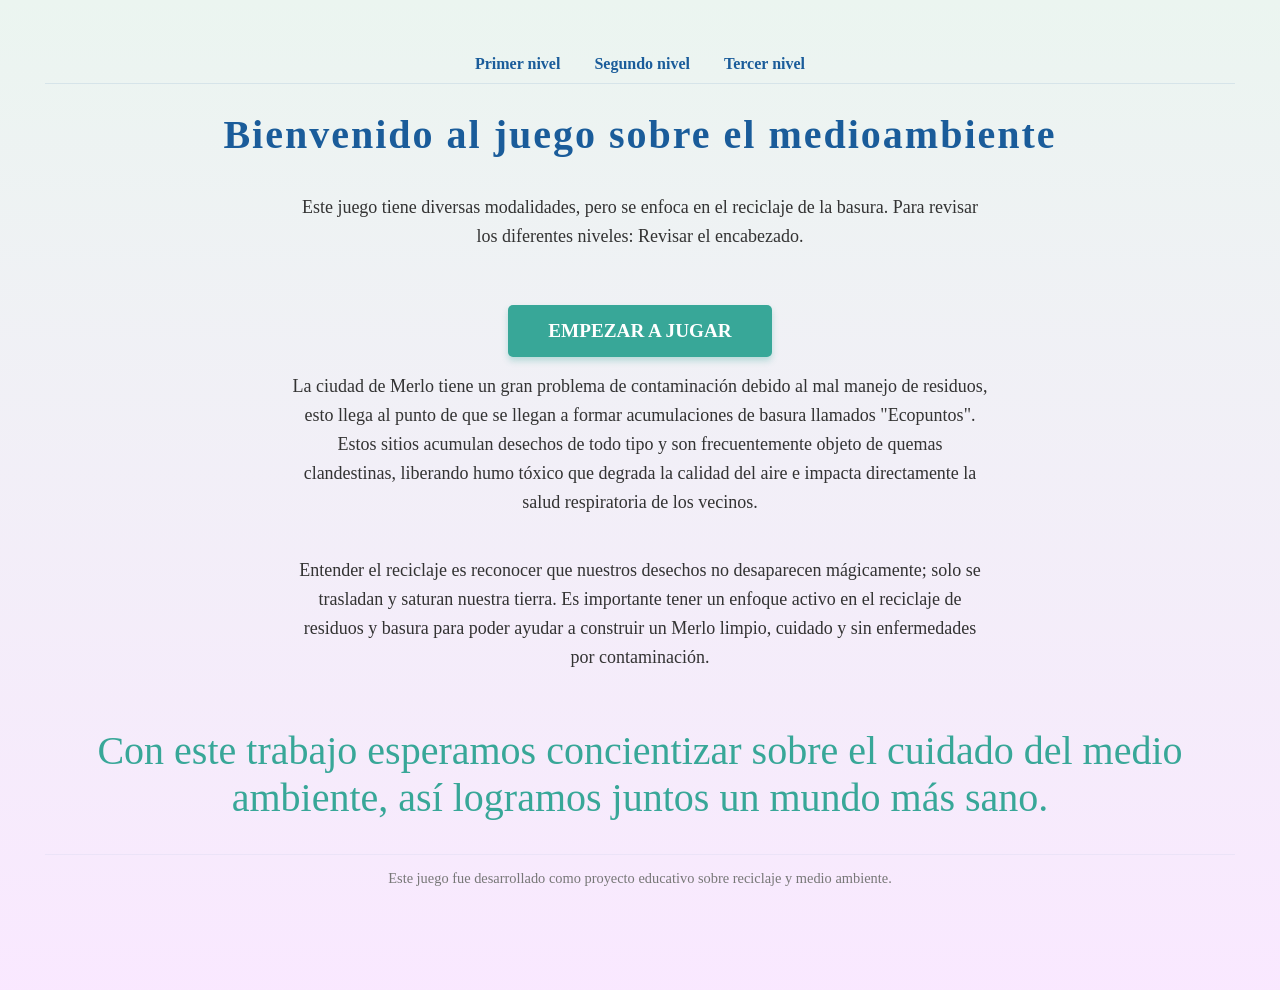
<file: game/index.html>
<!DOCTYPE html>
<html lang="es">
<head>
    <meta charset="UTF-8">
    <meta name="viewport" content="width=device-width, initial-scale=1.0">
    <title>Juego de Reciclaje</title>
    <link rel="stylesheet" href="detalles.css">
</head>
<body>
    <header>
        <nav>
        <a href="juego.html" id="primer-nivel">Primer nivel</a>
        <a href="segundonivel.html" id="segundo-nivel">Segundo nivel</a>
        <a href="final.html" id="tercer-nivel">Tercer nivel</a>
        </nav>
    </header>
    <div class="titulo">
        <h1> Bienvenido al juego sobre el medioambiente </h1>
        <p> Este juego tiene diversas modalidades, pero se enfoca en el reciclaje de la basura. Para revisar los diferentes niveles: Revisar el encabezado. </p>
        </div>
    <main class="inicio-de-juego">
        <a href="juego.html" class="cta-button">EMPEZAR A JUGAR</a>
        
        <p id="importante">
        La ciudad de Merlo tiene un gran problema de contaminación debido al mal manejo de residuos, esto llega al punto de que se llegan a formar acumulaciones de basura llamados "Ecopuntos". Estos sitios acumulan desechos de todo tipo y son frecuentemente objeto de quemas clandestinas, liberando humo tóxico que degrada la calidad del aire e impacta directamente la salud respiratoria de los vecinos.
    </p>
    <p id="másimportante">
                Entender el reciclaje es reconocer que nuestros desechos no desaparecen mágicamente; solo se trasladan y saturan nuestra tierra. Es importante tener un enfoque activo en el reciclaje de residuos y basura para poder ayudar a construir un Merlo limpio, cuidado y sin enfermedades por contaminación.

    </p>

        <h2>Con este trabajo esperamos concientizar sobre el cuidado del medio ambiente, así logramos juntos un mundo más sano.</h2>
    </main>

    <footer>
        Este juego fue desarrollado como proyecto educativo sobre reciclaje y medio ambiente.
    </footer>

</body>
<script src="detalles.css"></script>
</html>
</file>
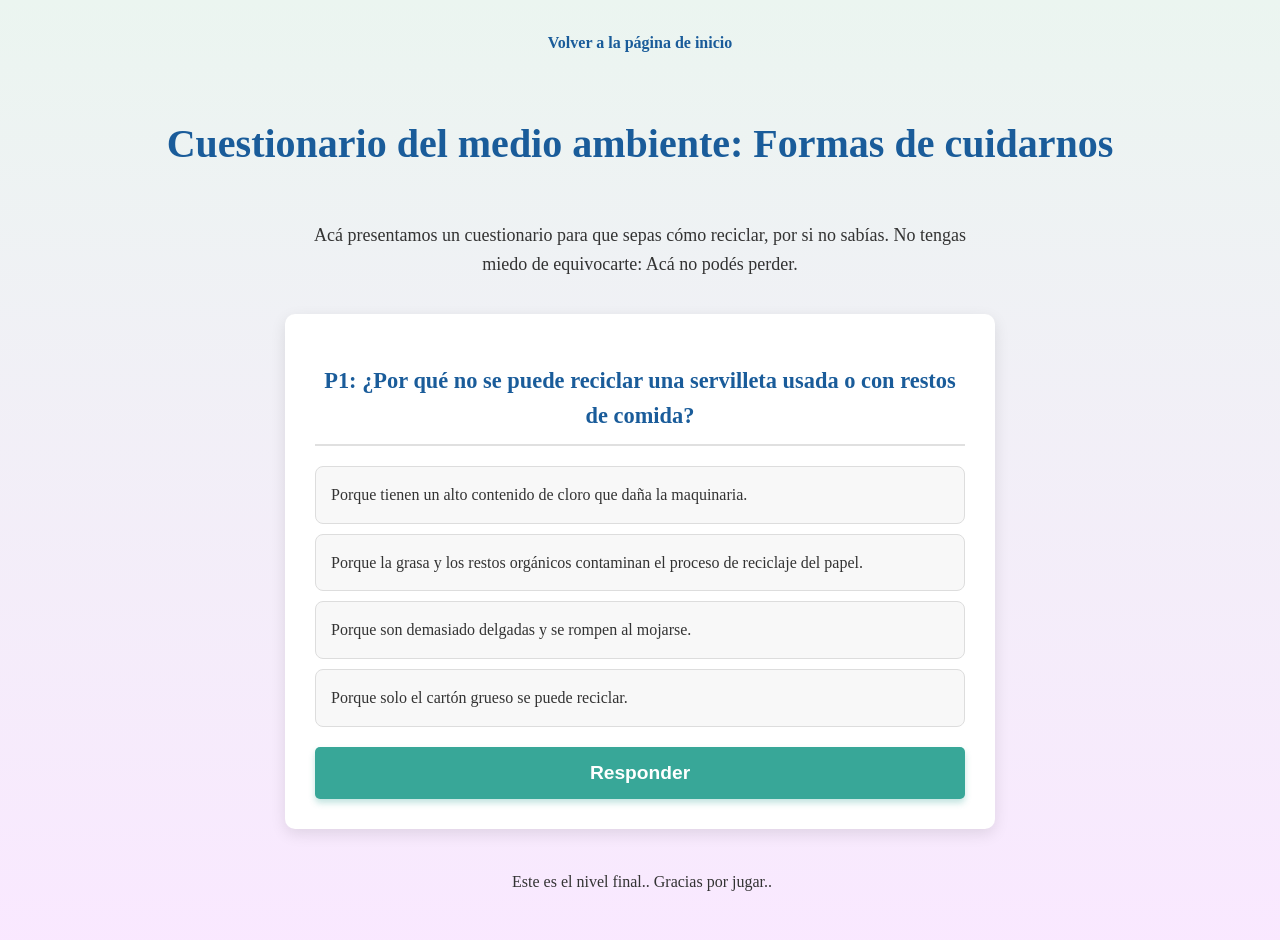
<file: game/final.html>
<!DOCTYPE html>
<html lang="es">
<head>
<meta charset="UTF-8">
<meta name="viewport" content="width=device-width, initial-scale=1.0">
<title>Nivel final: Cuestionario</title>
<link rel="stylesheet" href="tercer.css">
</head>
<body>
<header> 
<nav>
<a href="index.html" id="inicio"> Volver a la página de inicio </a>
</nav>
</header>
<h1> Cuestionario del medio ambiente: Formas de cuidarnos</h1>
<p>
Acá presentamos un cuestionario para que sepas cómo reciclar, por si no sabías. No tengas miedo de equivocarte: Acá no podés perder.
</p>
<div class="Cuestionario_preguntas">
    <div id="Cuestionario">
        <h2 id="pregunta">¿Por qué no se puede reciclar una servilleta sucia?</h2> 
        <div id="respuestas" class="respuestas">
        </div>
        <button id="enviar">Responder</button>
    </div>

    <div id="resultado" class="oculto">
        <h2>Retroalimentación</h2>
        <p id="resultado-texto"> Estado de la respuesta</p>
    </div>
</div>

<script src="app3.js"></script>

<footer>  Este es el nivel final.. Gracias por jugar.. </footer>
</body>
</html>
</file>
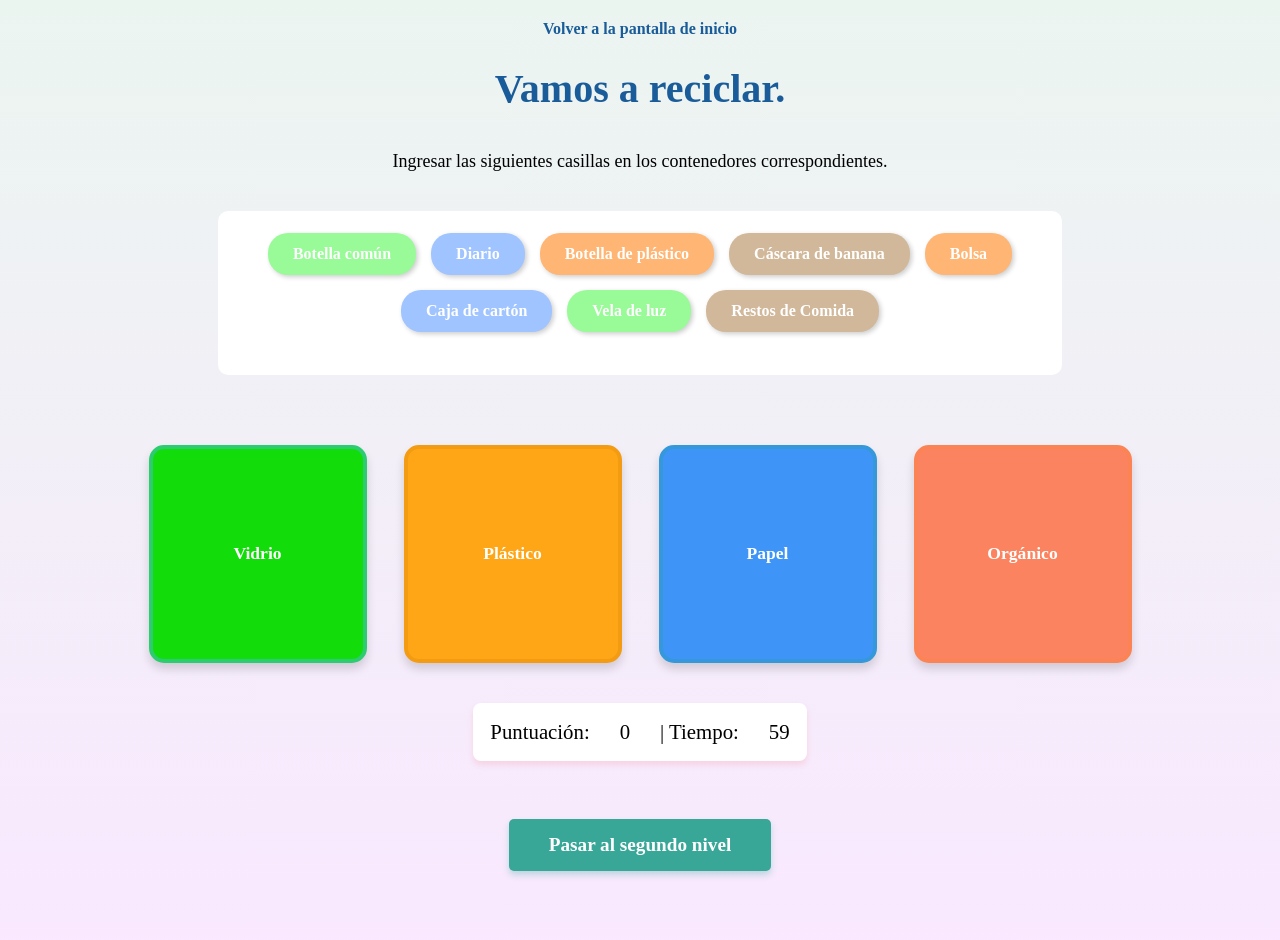
<file: game/juego.html>
<!DOCTYPE html>
<html lang="es">
<head>
    <meta charset="UTF-8">
    <meta name="viewport" content="width=device-width, initial-scale=1.0">
    <title>Nivel: Asignación de residuos</title>
    <link rel="stylesheet" href="estilos.css">
</head>
<body>
    <header>
     <nav>
        <a href="index.html" id="inicio">Volver a la pantalla de inicio</a>
    </nav>
</header>
    <h1>Vamos a reciclar.
    </h1>

    <p> Ingresar las siguientes casillas en los contenedores correspondientes.</p>

    <div id="basura-container">
        <div class="item" data-tipo="vidrio" draggable="true">Botella común</div>
        <div class="item" data-tipo="papel" draggable="true">Diario</div>
        <div class="item" data-tipo="plastico" draggable="true">Botella de plástico</div>
        <div class="item" data-tipo="organico" draggable="true">Cáscara de banana</div>
        <div class="item" data-tipo="plastico" draggable="true">Bolsa</div>
        <div class="item" data-tipo="papel" draggable="true">Caja de cartón</div>
        <div class="item" data-tipo="vidrio" draggable="true">Vela de luz</div>
        <div class="item" data-tipo="organico" draggable="true">Restos de Comida</div>
    </div>

    <div id="contenedores-container">
        <div class="contenedor" data-acepta="vidrio">Vidrio </div>
        <div class="contenedor" data-acepta="plastico">Plástico </div>
        <div class="contenedor" data-acepta="papel">Papel </div>
        <div class="contenedor" data-acepta="organico">Orgánico </div>
    </div>

        <div id="resultado">
            Puntuación: <span id="puntuacion">0</span>
            | Tiempo: <span id="temporizador">60</span> 
        </div>

    </div>
    <br>
    <footer>
            <a href="segundonivel.html" class="cta-button"> Pasar al segundo nivel</a>
    </footer>
    <script src="app.js"></script>
</body>
</html>
</file>
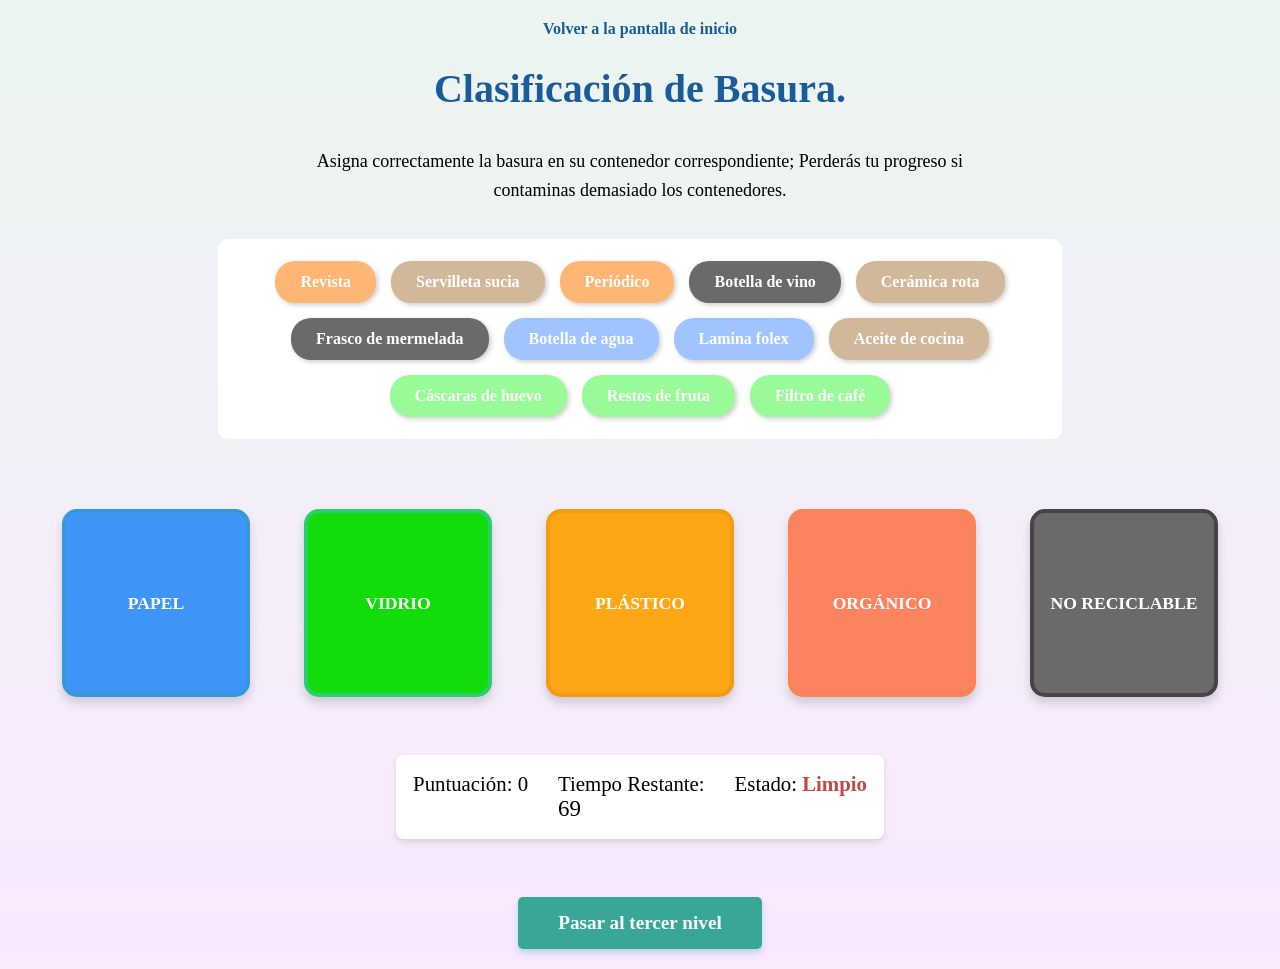
<file: game/segundonivel.html>
<!DOCTYPE html>
<html lang="es">
<head>
    <meta charset="UTF-8">
    <meta name="viewport" content="width=device-width, initial-scale=1.0">
    <title>Nivel: contaminación</title>
    <link rel="stylesheet" href="segundo.css">
</head>
<body>
     <header>
     <nav>
        <a href="index.html" id="inicio">Volver a la pantalla de inicio</a>
    </nav>
</header>

    <h1>Clasificación de Basura.</h1>
    <p>Asigna correctamente la basura en su contenedor correspondiente; Perderás tu progreso si contaminas demasiado los contenedores.</p>

    <div id="basura-container">
        <div class="item" draggable="true" data-tipo="papel">Revista</div>
        <div class="item" draggable="true" data-tipo="no_reciclable">Servilleta sucia</div> 
        <div class="item" draggable="true" data-tipo="papel">Periódico</div>

        <div class="item" draggable="true" data-tipo="vidrio">Botella de vino</div>
        <div class="item" draggable="true" data-tipo="no_reciclable">Cerámica rota</div> 
        <div class="item" draggable="true" data-tipo="vidrio">Frasco de mermelada</div>

        <div class="item" draggable="true" data-tipo="plastico">Botella de agua</div>
        <div class="item" draggable="true" data-tipo="plastico">Lamina folex</div>
        <div class="item" draggable="true" data-tipo="no_reciclable">Aceite de cocina</div> 
        <div class="item" draggable="true" data-tipo="organico">Cáscaras de huevo</div>
        <div class="item" draggable="true" data-tipo="organico">Restos de fruta</div>
        <div class="item" draggable="true" data-tipo="organico">Filtro de café</div>
    </div>

    <div id="contenedores-container">
        <div class="contenedor" data-acepta="papel">PAPEL</div>
        <div class="contenedor" data-acepta="vidrio">VIDRIO</div>
        <div class="contenedor" data-acepta="plastico">PLÁSTICO</div>
        <div class="contenedor" data-acepta="organico">ORGÁNICO</div>
        <div class="contenedor" data-acepta="no_reciclable">NO RECICLABLE</div>
    </div>

    <br>
    <div id="resultado">
        <div class="info-panel">Puntuación: <span id="puntuacion">0</span></div>
        <div class="info-panel">Tiempo Restante: <span id="temporizador">90</span></div>
        <div class="info-panel">Estado: <span id="estado-contaminacion">Limpio</span></div>
    </div>
<br>
<footer>
        <a href="final.html" class="cta-button"> Pasar al tercer nivel</a>
</footer>
    <script src="app2.js"></script>
</body>
</html>
</file>
<file: game/detalles.css>
body {
    font-family: 'Times New Roman', Times, serif;
    text-align: center;
    background: linear-gradient(to bottom, #EBF5F0, #EBF5);
    color: #333;
    padding: 45px;
    margin: 0;
    min-height: 100vh;
}

h1 {
    color: #1a5c9a;
    margin-bottom: 30px;
    font-size: 40px;
    letter-spacing: 2px;
}

h2 {
    color: #38a798;
    margin-top: 50px;
    font-weight: normal;
    font-size: 40px;
}

p {
    max-width: 700px;
    margin: 10px auto 30px auto;
    line-height: 1.6;
    padding: 5px;
    font-size: 18px;
}

.main-content {
    flex-grow: 1;
    display: flex;
    flex-direction: column;
    justify-content: center;
    align-items: center;
    padding: 40px 20px;
}

header {
    width: 100%;
    padding: 10px 0;
    border-bottom: 1px solid rgba(26, 92, 154, 0.1);
}

nav a {
    color: #1a5c9a;
    text-decoration: none;
    margin: 0 15px;
    font-weight: bold;
    transition: color 0.3s;
}

nav a:hover {
    color: #38a798;
}

.cta-button {
    display: inline-block;
    padding: 15px 40px;
    background-color: #38a798;
    color: white;
    text-decoration: none;
    border-radius: 5px;
    font-size: 1.2em;
    font-weight: bold;
    margin-top: 20px;
    box-shadow: 0 4px 6px rgba(56, 167, 152, 0.3);
    transition: background-color 0.3s, transform 0.1s;
}

.cta-button:hover {
    background-color: #2e8b7d;
    transform: translateY(-2px);
}

footer {
    width: 100%;
    padding: 15px 0;
    margin-top: 30px;
    font-size: 0.9em;
    color: #777;
    border-top: 1px solid rgba(26, 92, 154, 0.05);
}
</file>
<file: game/tercer.css>
body {
    font-family:'Times New Roman', Times, serif;
    display: flex;
    flex-direction: column;
    align-items: center;
    text-align: center;
    background: linear-gradient(to bottom, #EBF5F0, #EBF5);
    padding: 20px;
    margin: 0;
    min-height: 100vh;
    color: #333;
    line-height: 1.6;
}

header {
    background-color: transparent;
    width: 100%;
    padding: 10px 0;
    margin-bottom: 20px;
}

nav {
    max-width: 900px;
    margin: 0 auto;
    padding: 0 20px;
}

#inicio {
    color: #1a5c9a;
    text-decoration: none;
    margin: 0 15px;
    font-weight: bold;
    transition: color 0.3s;
}

#inicio:hover {
    color: #38a798;
}

h1 {
    color: #1a5c9a;
    margin-bottom: 30px;
    font-size: 40px;
}

p {
    max-width: 700px;
    margin: 10px auto 30px auto;
    line-height: 1.6;
    padding: 5px;
    font-size: 18px;
    text-align: center;
}

.Cuestionario_preguntas {
    background-color: #ffffff;
    padding: 30px;
    border-radius: 10px;
    box-shadow: 0 5px 15px rgba(0, 0, 0, 0.1);
    width: 100%;
    max-width: 650px;
    margin-bottom: 40px;
    text-align: left;
}

#pregunta {
    font-size: 1.4em;
    color: #1a5c9a;
    margin-bottom: 20px;
    border-bottom: 2px solid #e0e0e0;
    padding-bottom: 10px;
    text-align: center;
}

.respuestas {
    margin-bottom: 20px;
}

.opcion {
    background-color: #f8f8f8;
    border: 1px solid #ddd;
    padding: 15px;
    margin-bottom: 10px;
    border-radius: 8px;
    cursor: pointer;
    transition: background-color 0.2s, box-shadow 0.2s;
    text-align: left;
}

.opcion:hover {
    background-color: #e9e9e9;
}

.opcion.seleccionada {
    background-color: #55b8aa;
    border-color: #38a798;
    font-weight: bold;
    color: white;
}

.opcion.correcta {
    background-color: #38a798;
    color: white;
    border-color: #2e8b7d;
}

.opcion.incorrecta {
    background-color: #e78686;
    color: white;
    border-color: #c62828;
    opacity: 0.9;
}

#enviar {
    display: block;
    width: 100%;
    padding: 15px 40px;
    background-color: #38a798;
    color: white;
    text-decoration: none;
    border: none;
    border-radius: 5px;
    font-size: 1.2em;
    font-weight: bold;
    cursor: pointer;
    box-shadow: 0 4px 6px rgba(56, 167, 152, 0.3);
    transition: background-color 0.3s, transform 0.1s;
}

#enviar:hover:not(:disabled) {
    background-color: #2e8b7d;
    transform: translateY(-2px);
}

#enviar:disabled {
    background-color: #a5d6a7;
    cursor: not-allowed;
    transform: none;
}

.oculto {
    display: none;
}

#resultado {
    text-align: center;
    margin-top: 20px;
    padding: 15px;
    border-radius: 8px;
    background-color: #f0f8ff;
    font-weight: bold;
    border: 1px dashed #38a798;
}

#resultado h2 {
    color: #1a5c9a;
    margin-top: 0;
}

.feedback-icon {
    font-size: 2.5em;
    display: block;
    margin-bottom: 10px;
}
</file>
<file: game/estilos.css>
body {
    font-family:'Times New Roman', Times, serif;
    text-align: center;
    background: linear-gradient(to bottom, #EBF5F0, #EBF5);
    padding: 20px;
    margin: 0;
    min-height: 100vh;
}

h1 {
    color: #1a5c9a;
    margin-bottom: 30px ;
    font-size: 40px;
}

p {
    max-width: 700px;
    margin: 10px auto 30px auto;
    line-height: 1.6;
    padding: 5px;
    font-size: 18px;
}

#resultado {
    margin: 20px auto;
    padding: 15px;
    background-color: #fff;
    border: 2px solid #ffffff;
    border-radius: 8px;
    display: flex;
    justify-content: center;
    gap: 30px;
    font-size: 1.3em;
    box-shadow: 0 4px 6px #ff04041a;
    width: fit-content;
}

.info-panel #temporizador {
    font-size: 1.8em; 
    color: #e74c3c;
    font-weight: 900;
    transition: color 0.5s ease;
}
#basura-container {
    display: flex;
    flex-wrap: wrap;
    justify-content: center;
    align-items: flex-start;
    align-content: flex-start;
    gap: 15px;
    margin: 30px auto 50px auto;
    min-height: 120px; 
    border: 2px dashed #ffffff;
    border-radius: 10px;
    padding: 20px;
    background-color: #ffffff;
    max-width: 800px;
}

.item {
    padding: 12px 25px;
    border-radius: 20px;
    cursor: grab;
    font-weight: bold;
    color: #44ec2e;
    box-shadow: 2px 2px 5px #00000033;
    -webkit-user-drag: element;
    transition: transform 0.1s;
}

.item {
    padding: 12px 25px;
    border-radius: 20px;
    cursor: grab;
    font-weight: bold;
    color: #333;
    box-shadow: 2px 2px 5px #00000033;
    -webkit-user-drag: element;
    transition: transform 0.1s;
}

.item[data-tipo="papel"] { background-color: #a0c4ff; color: #ffffff;} 
.item[data-tipo="vidrio"] { background-color: #98fb98; color: #ffffff;} 
.item[data-tipo="plastico"] { background-color: #ffb573; color: #ffffff;} 
.item[data-tipo="organico"] { background-color: #d1b89a; color: #ffffff; }

.item:active {
    cursor: grabbing;
}
.item.dragging {
    opacity: 0.4;
    transform: scale(0.95);
}

#contenedores-container {
    display: flex;
    justify-content: space-around;
    gap: 20px;
    padding: 20px 0;
    max-width: 1000px;
    margin: auto;
    
}

.contenedor {
    width: 180px;
    height: 180px;
    border: 4px solid transparent;
    border-radius: 15px;
    display: flex;
    align-items: center;
    justify-content: center;
    flex-direction: column;
    padding: 15px;
    font-weight: bold;
    font-size: 1.1em;
    color: #fff;
    box-shadow: 0 6px 10px #00000026;
    transition: all 0.3s ease;
}

.contenedor[data-acepta="papel"] { background-color: #3e94f7; border-color: #3498db; color: #ffffff }
.contenedor[data-acepta="vidrio"] { background-color: #12dd0b; border-color: #2ecc71; color: #ffffff }
.contenedor[data-acepta="plastico"] { background-color: #ffa617; border-color: #f39c12; color: #ffffff;}
.contenedor[data-acepta="organico"] { background-color: #fc835f; border-color: #fc8354; color: #ffffff}

.contenedor.drag-over {
    border-width: 5px;
    border-style: solid;
    transform: scale(1.05);
    box-shadow: 0 0 15px
}
nav a {
    color: #1a5c9a;
    text-decoration: none;
    margin: 0 15px;
    font-weight: bold;
    transition: color 0.3s;
}

nav a:hover {
    color: #38a798;
}

.cta-button {
    display: inline-block;
    padding: 15px 40px;
    background-color: #38a798;
    color: white;
    text-decoration: none;
    border-radius: 5px;
    font-size: 1.2em;
    font-weight: bold;
    margin-top: 20px;
    box-shadow: 0 4px 6px rgba(56, 167, 152, 0.3);
    transition: background-color 0.3s, transform 0.1s;
}

.cta-button:hover {
    background-color: #2e8b7d;
    transform: translateY(-2px);
}
.cta-button:hover {
    background-color: #2e8b7d;
    transform: translateY(-2px);
}
.juego-terminado  .contenedor {
    opacity: 0.5;
    cursor: default;
    border-style: dashed;
    box-shadow: none;
    transform: scale(1);
}
.titulo{
    display: flex;
    flex-direction: column;
    margin-top: 250px;
}
</file>
<file: game/segundo.css>
body {
    font-family:'Times New Roman', Times, serif;
    text-align: center;
    background: linear-gradient(to bottom, #EBF5F0, #EBF5);
    padding: 20px;
    margin: 0;
    min-height: 100vh;
}

h1 {
    color: #1a5c9a;
    margin-bottom: 30px;
    font-size: 40px;
    margin-bottom: 30px;
}
p {
    max-width: 700px;
    margin: 10px auto 30px auto;
    line-height: 1.6;
    padding: 5px;
    font-size: 18px;
}
#estado-contaminacion {
    font-weight: bold;
    color: #c24848; 
    border-radius: 8px;
}
#alerta.contaminado {
    color: #c24848; 
     display: flex;
    width: fit-content;
    gap: 30px;
    font-weight: 200;
    transition: color 0.5s ease;
    border-radius: 8px;
}

.info-panel #temporizador {
    font-size: 1.1em; 
    color: #000000;
    display: flex;
    width: fit-content;
    gap: 30px;
    font-weight: 200;
    transition: color 0.5s ease;
    border-radius: 8px;

}
#basura-container {
    display: flex;
    flex-wrap: wrap; 
    justify-content: center;
    align-items: flex-start;
    align-content: flex-start; 
    gap: 15px;
    margin: 30px auto 50px auto;
    min-height: 120px; 
    border: 2px dashed #ffffff;
    border-radius: 10px;
    padding: 20px;
    background-color: #ffffff;
    max-width: 800px ;
}

.item {
    padding: 12px 25px;
    border-radius: 20px;
    cursor: grab;
    font-weight: bold;
    color: #333;
    box-shadow: 2px 2px 5px #00000033;
    -webkit-user-drag: element;
    transition: transform 0.1s;
}

.item[data-tipo="papel"] { background-color:  #ffb573; color: #ffffff; } 
.item[data-tipo="vidrio"] { background-color: #6a6a6a; color: #ffffff; } 
.item[data-tipo="plastico"] { background-color: #a0c4ff; color: #ffffff; } 
.item[data-tipo="organico"] { background-color: #98fb98; color: #ffffff; }
.item[data-tipo="no_reciclable"] { background-color: #d1b89a; color: #ffffff; }

.item:active {
    cursor: grabbing;
}
.item.dragging {
    opacity: 0.4;
    transform: scale(0.95);
}

#contenedores-container {
    display: flex;
    justify-content: space-around;
    gap: 10px;
    padding: 20px 0;
    max-width: 1200px;
    margin: auto;
    
}

.contenedor {
    width: 150px;
    height: 150px;
    border: 4px solid transparent;
    border-radius: 15px;
    display: flex;
    align-items: center;
    justify-content: center;
    flex-direction: column;
    padding: 15px;
    font-weight: bold;
    font-size: 1.1em;
    color: #fff;
    box-shadow: 0 6px 10px #00000026;
    transition: all 0.3s ease;
}

.contenedor[data-acepta="papel"] { background-color: #3e94f7; border-color: #3498db; color: #ffffff ;}
.contenedor[data-acepta="vidrio"] { background-color: #12dd0b; border-color: #2ecc71; color: #ffffff ;}
.contenedor[data-acepta="plastico"] { background-color: #ffa617; border-color: #f39c12; color: #ffffff ;}
.contenedor[data-acepta="organico"] { background-color: #fc835f; border-color: #fc8354; color: #ffffff ;}
.contenedor[data-acepta="no_reciclable"] { background-color: #6a6a6a; border-color: #4a414d; color: #ffffff ;}

.contenedor.drag-over {
    border-width: 5px;
    border-style: solid;
    transform: scale(1.05);
    box-shadow: 0 0 15px #0000004d;
}

.contenedor.contaminado {
    background-color: #e74c3c;
    border-color: #c0392b;
    color: white;
    animation: pulse 1s infinite alternate;
}

.juego-terminado  .contenedor {
    opacity: 0.5;
    cursor: default;
    border-style: dashed;
    box-shadow: none;
    transform: scale(1);
}
#resultado {
    margin: 20px auto;
    padding: 15px;
    background-color: #ffffff;
    border: 2px solid #ffffff;
    border-radius: 8px;
    display: flex;
    justify-content: center;
    gap: 30px;
    font-size: 1.3em;
    box-shadow: 0 4px 6px #0000001a;
    width: fit-content;
}
nav a {
    color: #1a5c9a;
    text-decoration: none;
    margin: 0 15px;
    font-weight: bold;
    transition: color 0.3s;
}

nav a:hover {
    color: #38a798;
}

.cta-button {
    display: inline-block;
    padding: 15px 40px;
    background-color: #38a798;
    color: white;
    text-decoration: none;
    border-radius: 5px;
    font-size: 1.2em;
    font-weight: bold;
    margin-top: 20px;
    box-shadow: 0 4px 6px rgba(56, 167, 152, 0.3);
    transition: background-color 0.3s, transform 0.1s;
}

.cta-button:hover {
    background-color: #2e8b7d;
    transform: translateY(-2px);
}
</file>
